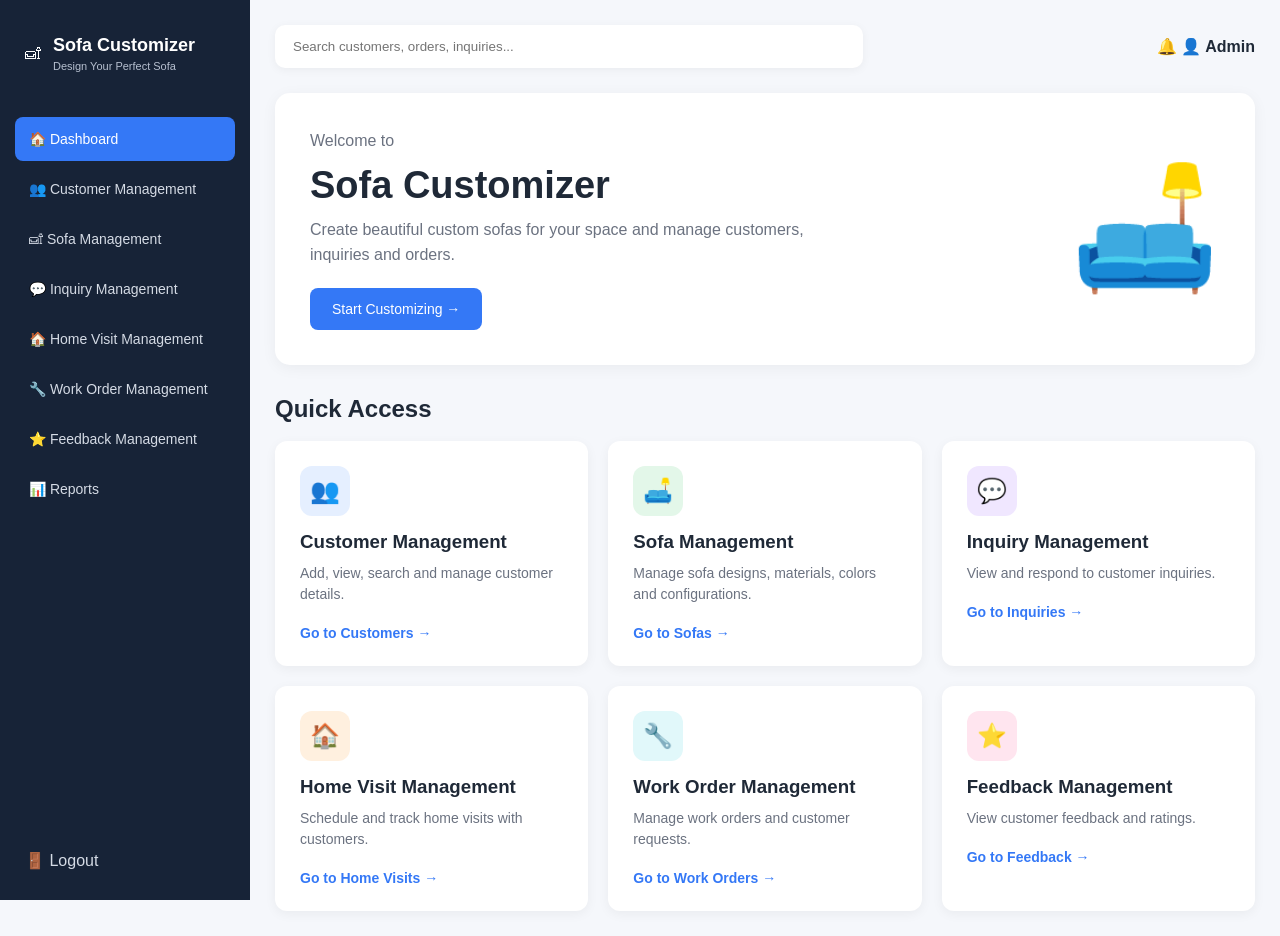
<file: Sofa_layered_project/frontend/index.html>
<!DOCTYPE html>
<html>
<head>
    <title>Sofa Customizer</title>

    <link rel="stylesheet" href="css/style.css">
</head>

<body>

<div class="container">

    <!-- Sidebar -->
    <aside class="sidebar">

        <div class="logo">
            🛋
            <div>
                <h2>Sofa Customizer</h2>
                <p>Design Your Perfect Sofa</p>
            </div>
        </div>

        <nav>

            <a class="active" href="index.html">
                🏠 Dashboard
            </a>

            <a href="customers.html">
                👥 Customer Management
            </a>

            <a href="sofas.html">
                🛋 Sofa Management
            </a>

            <a href="inquiries.html">
                💬 Inquiry Management
            </a>

            <a href="visits.html">
                🏠 Home Visit Management
            </a>

            <a href="work_orders.html">
                🔧 Work Order Management
            </a>

            <a>
                ⭐ Feedback Management
            </a>

            <a>
                📊 Reports
            </a>

        </nav>

        <div class="logout">
            🚪 Logout
        </div>

    </aside>


    <!-- Main Content -->

    <main class="main">

        <!-- Top bar -->

        <header class="topbar">

            <input
                type="text"
                placeholder="Search customers, orders, inquiries..."
            >

            <div class="admin">
                🔔
                👤 Admin
            </div>

        </header>


        <!-- Hero -->

        <section class="hero">

            <div>

                <p>Welcome to</p>

                <h1>Sofa Customizer</h1>

                <p>
                    Create beautiful custom sofas for your space
                    and manage customers, inquiries and orders.
                </p>

                <button>
                    Start Customizing →
                </button>

            </div>

            <div class="sofa-image">
                🛋️
            </div>

        </section>


        <!-- Quick Access -->

        <h2 class="section-title">
            Quick Access
        </h2>

        <section class="cards">

            <div class="card">

                <div class="icon blue">
                    👥
                </div>

                <h3>Customer Management</h3>

                <p>
                    Add, view, search and manage
                    customer details.
                </p>

                <a href="customers.html">
                    Go to Customers →
                </a>

            </div>


            <div class="card">

                <div class="icon green">
                    🛋️
                </div>

                <h3>Sofa Management</h3>

                <p>
                    Manage sofa designs, materials,
                    colors and configurations.
                </p>

                <a href="sofas.html">
                    Go to Sofas →
                </a>

            </div>


            <div class="card">

                <div class="icon purple">
                    💬
                </div>

                <h3>Inquiry Management</h3>

                <p>
                    View and respond to customer
                    inquiries.
                </p>

                <a href="inquiries.html">
                    Go to Inquiries →
                </a>

            </div>


            <div class="card">

                <div class="icon orange">
                    🏠
                </div>

                <h3>Home Visit Management</h3>

                <p>
                    Schedule and track home visits
                    with customers.
                </p>

                <a href="visits.html">
                    Go to Home Visits →
                </a>

            </div>


            <div class="card">

                <div class="icon cyan">
                    🔧
                </div>

                <h3>Work Order Management</h3>

                <p>
                    Manage work orders and
                    customer requests.
                </p>

                <a href="work_orders.html">
                    Go to Work Orders →
                </a>

            </div>


            <div class="card">

                <div class="icon pink">
                    ⭐
                </div>

                <h3>Feedback Management</h3>

                <p>
                    View customer feedback
                    and ratings.
                </p>

                <a>
                    Go to Feedback →
                </a>

            </div>

        </section>

    </main>

</div>

</body>
</html>
</file>
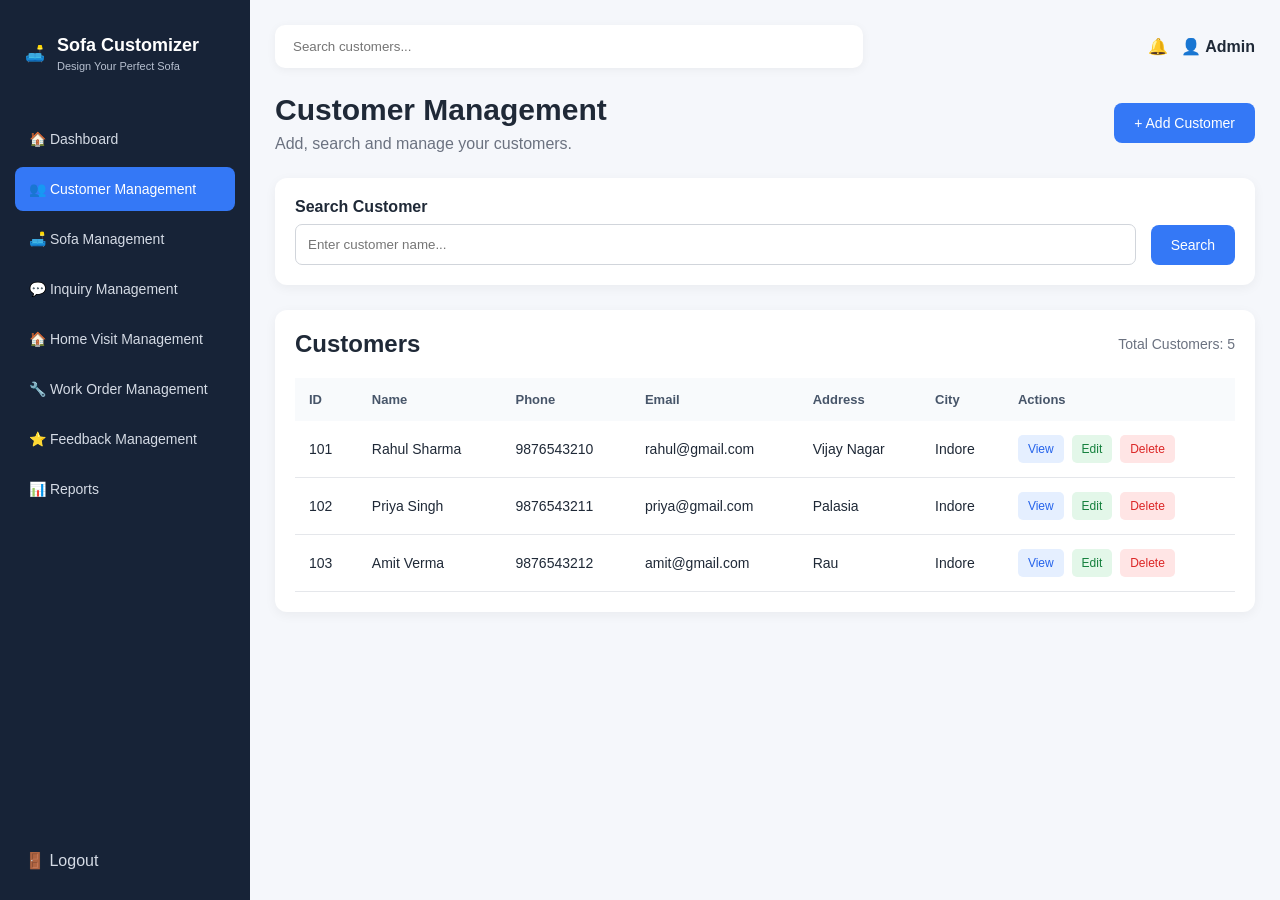
<file: Sofa_layered_project/frontend/customer.html>
<!DOCTYPE html>
<html>

<head>

    <title>Customer Management - Sofa Customizer</title>

    <link rel="stylesheet" href="css/style.css">

</head>

<body>

<div class="container">

    <!-- ================= SIDEBAR ================= -->

    <aside class="sidebar">

        <div class="logo">

            <div class="logo-icon">
                🛋️
            </div>

            <div>
                <h2>Sofa Customizer</h2>
                <p>Design Your Perfect Sofa</p>
            </div>

        </div>


        <nav>

            <a href="index.html">
                🏠 Dashboard
            </a>

            <a class="active" href="customers.html">
                👥 Customer Management
            </a>

            <a href="#">
                🛋️ Sofa Management
            </a>

            <a href="#">
                💬 Inquiry Management
            </a>

            <a href="#">
                🏠 Home Visit Management
            </a>

            <a href="#">
                🔧 Work Order Management
            </a>

            <a href="#">
                ⭐ Feedback Management
            </a>

            <a href="#">
                📊 Reports
            </a>

        </nav>


        <div class="logout">
            🚪 Logout
        </div>

    </aside>


    <!-- ================= MAIN CONTENT ================= -->

    <main class="main">


        <!-- TOP BAR -->

        <header class="topbar">

            <input
                type="text"
                placeholder="Search customers..."
            >

            <div class="admin">
                🔔 &nbsp; 👤 Admin
            </div>

        </header>


        <!-- PAGE HEADER -->

        <div class="page-header">

            <div>

                <h1>Customer Management</h1>

                <p>
                    Add, search and manage your customers.
                </p>

            </div>

            <button class="primary-button">
                + Add Customer
            </button>

        </div>


        <!-- ================= SEARCH SECTION ================= -->

        <section class="search-box">

            <div>

                <label>Search Customer</label>

                <input
                    type="text"
                    placeholder="Enter customer name..."
                >

            </div>

            <button class="primary-button">
                Search
            </button>

        </section>


        <!-- ================= CUSTOMER TABLE ================= -->

        <section class="table-container">

            <div class="table-header">

                <h2>Customers</h2>

                <span>
                    Total Customers: 5
                </span>

            </div>


            <table>

                <thead>

                    <tr>

                        <th>ID</th>

                        <th>Name</th>

                        <th>Phone</th>

                        <th>Email</th>

                        <th>Address</th>

                        <th>City</th>

                        <th>Actions</th>

                    </tr>

                </thead>


                <tbody>

                    <tr>

                        <td>101</td>

                        <td>Rahul Sharma</td>

                        <td>9876543210</td>

                        <td>rahul@gmail.com</td>

                        <td>Vijay Nagar</td>

                        <td>Indore</td>

                        <td>

                            <button class="view-btn">
                                View
                            </button>

                            <button class="edit-btn">
                                Edit
                            </button>

                            <button class="delete-btn">
                                Delete
                            </button>

                        </td>

                    </tr>


                    <tr>

                        <td>102</td>

                        <td>Priya Singh</td>

                        <td>9876543211</td>

                        <td>priya@gmail.com</td>

                        <td>Palasia</td>

                        <td>Indore</td>

                        <td>

                            <button class="view-btn">
                                View
                            </button>

                            <button class="edit-btn">
                                Edit
                            </button>

                            <button class="delete-btn">
                                Delete
                            </button>

                        </td>

                    </tr>


                    <tr>

                        <td>103</td>

                        <td>Amit Verma</td>

                        <td>9876543212</td>

                        <td>amit@gmail.com</td>

                        <td>Rau</td>

                        <td>Indore</td>

                        <td>

                            <button class="view-btn">
                                View
                            </button>

                            <button class="edit-btn">
                                Edit
                            </button>

                            <button class="delete-btn">
                                Delete
                            </button>

                        </td>

                    </tr>

                </tbody>

            </table>

        </section>


    </main>

</div>

</body>

</html>
</file>
<file: Sofa_layered_project/frontend/css/style.css>
* {
    margin: 0;
    padding: 0;
    box-sizing: border-box;
}

body {
    font-family: Arial, sans-serif;
    background: #f5f7fb;
    color: #1f2937;
}


/* Main container */

.container {
    display: flex;
    min-height: 100vh;
}


/* Sidebar */

.sidebar {
    width: 250px;
    background: #172337;
    color: white;
    padding: 25px 15px;
    position: fixed;
    height: 100vh;
}


/* Logo */

.logo {
    display: flex;
    align-items: center;
    gap: 12px;
    padding: 10px;
    margin-bottom: 35px;
}

.logo h2 {
    font-size: 18px;
}

.logo p {
    font-size: 11px;
    color: #b7c0d0;
    margin-top: 4px;
}


/* Navigation */

nav a {
    display: block;
    text-decoration: none;
    color: #d5dbe5;
    padding: 14px;
    margin: 6px 0;
    border-radius: 8px;
    font-size: 14px;
}

nav a:hover {
    background: #263a58;
    color: white;
}

nav .active {
    background: #3478f6;
    color: white;
}


/* Logout */

.logout {
    position: absolute;
    bottom: 30px;
    left: 25px;
    color: #d5dbe5;
}


/* Main */

.main {
    margin-left: 250px;
    width: calc(100% - 250px);
    padding: 25px;
}


/* Top bar */

.topbar {
    display: flex;
    justify-content: space-between;
    align-items: center;
    margin-bottom: 25px;
}

.topbar input {
    width: 60%;
    padding: 14px 18px;
    border: none;
    border-radius: 10px;
    background: white;
    box-shadow: 0 2px 10px rgba(0,0,0,0.05);
}

.admin {
    font-weight: bold;
}


/* Hero */

.hero {
    background: white;
    border-radius: 15px;
    padding: 35px;
    display: flex;
    justify-content: space-between;
    align-items: center;
    min-height: 240px;
    box-shadow: 0 3px 15px rgba(0,0,0,0.05);
}

.hero h1 {
    font-size: 38px;
    margin: 10px 0;
}

.hero p {
    color: #6b7280;
    max-width: 550px;
    line-height: 1.6;
}

.hero button {
    margin-top: 20px;
    padding: 13px 22px;
    border: none;
    border-radius: 8px;
    background: #3478f6;
    color: white;
    font-size: 14px;
    cursor: pointer;
}

.sofa-image {
    font-size: 120px;
}


/* Section */

.section-title {
    margin: 30px 0 18px;
}


/* Cards */

.cards {
    display: grid;
    grid-template-columns: repeat(3, 1fr);
    gap: 20px;
}

.card {
    background: white;
    padding: 25px;
    border-radius: 12px;
    min-height: 210px;
    box-shadow: 0 3px 12px rgba(0,0,0,0.05);
}

.card h3 {
    margin: 15px 0 10px;
}

.card p {
    color: #6b7280;
    line-height: 1.5;
    font-size: 14px;
}

.card a {
    display: block;
    margin-top: 20px;
    color: #3478f6;
    text-decoration: none;
    font-weight: bold;
    font-size: 14px;
}


/* Icons */

.icon {
    width: 50px;
    height: 50px;
    border-radius: 12px;
    display: flex;
    justify-content: center;
    align-items: center;
    font-size: 24px;
}

.blue {
    background: #e5efff;
}

.green {
    background: #e3f7e9;
}

.purple {
    background: #f0e7ff;
}

.orange {
    background: #fff0df;
}

.cyan {
    background: #e1f8fa;
}

.pink {
    background: #ffe5ef;
}


/* Responsive */

@media (max-width: 900px) {

    .sidebar {
        width: 200px;
    }

    .main {
        margin-left: 200px;
        width: calc(100% - 200px);
    }

    .cards {
        grid-template-columns: repeat(2, 1fr);
    }

}


@media (max-width: 600px) {

    .sidebar {
        display: none;
    }

    .main {
        margin-left: 0;
        width: 100%;
    }

    .cards {
        grid-template-columns: 1fr;
    }

    .hero {
        flex-direction: column;
        align-items: flex-start;
    }

}


/* ================= PAGE HEADER ================= */

.page-header {
    display: flex;
    justify-content: space-between;
    align-items: center;
    margin-bottom: 25px;
}

.page-header h1 {
    font-size: 30px;
    margin-bottom: 8px;
}

.page-header p {
    color: #6b7280;
}


/* ================= BUTTON ================= */

.primary-button {
    background: #3478f6;
    color: white;
    border: none;
    padding: 12px 20px;
    border-radius: 8px;
    cursor: pointer;
    font-size: 14px;
}

.primary-button:hover {
    background: #2563eb;
}


/* ================= SEARCH BOX ================= */

.search-box {
    background: white;
    padding: 20px;
    border-radius: 12px;
    display: flex;
    align-items: end;
    gap: 15px;
    margin-bottom: 25px;
    box-shadow: 0 3px 12px rgba(0,0,0,0.05);
}

.search-box div {
    flex: 1;
}

.search-box label {
    display: block;
    margin-bottom: 8px;
    font-weight: bold;
}

.search-box input {
    width: 100%;
    padding: 12px;
    border: 1px solid #d1d5db;
    border-radius: 7px;
    outline: none;
}

.search-box input:focus {
    border-color: #3478f6;
}


/* ================= TABLE ================= */

.table-container {
    background: white;
    border-radius: 12px;
    padding: 20px;
    box-shadow: 0 3px 12px rgba(0,0,0,0.05);
    overflow-x: auto;
}

.table-header {
    display: flex;
    justify-content: space-between;
    align-items: center;
    margin-bottom: 20px;
}

.table-header span {
    color: #6b7280;
    font-size: 14px;
}


table {
    width: 100%;
    border-collapse: collapse;
}


th {
    text-align: left;
    background: #f8fafc;
    padding: 14px;
    font-size: 13px;
    color: #475569;
}


td {
    padding: 14px;
    border-bottom: 1px solid #e5e7eb;
    font-size: 14px;
}


tr:hover {
    background: #f8fafc;
}


/* ================= ACTION BUTTONS ================= */

.view-btn,
.edit-btn,
.delete-btn {
    border: none;
    padding: 7px 10px;
    border-radius: 5px;
    cursor: pointer;
    margin-right: 4px;
    font-size: 12px;
}


.view-btn {
    background: #e5efff;
    color: #2563eb;
}


.edit-btn {
    background: #e3f7e9;
    color: #15803d;
}


.delete-btn {
    background: #ffe5e5;
    color: #dc2626;
}
</file>
